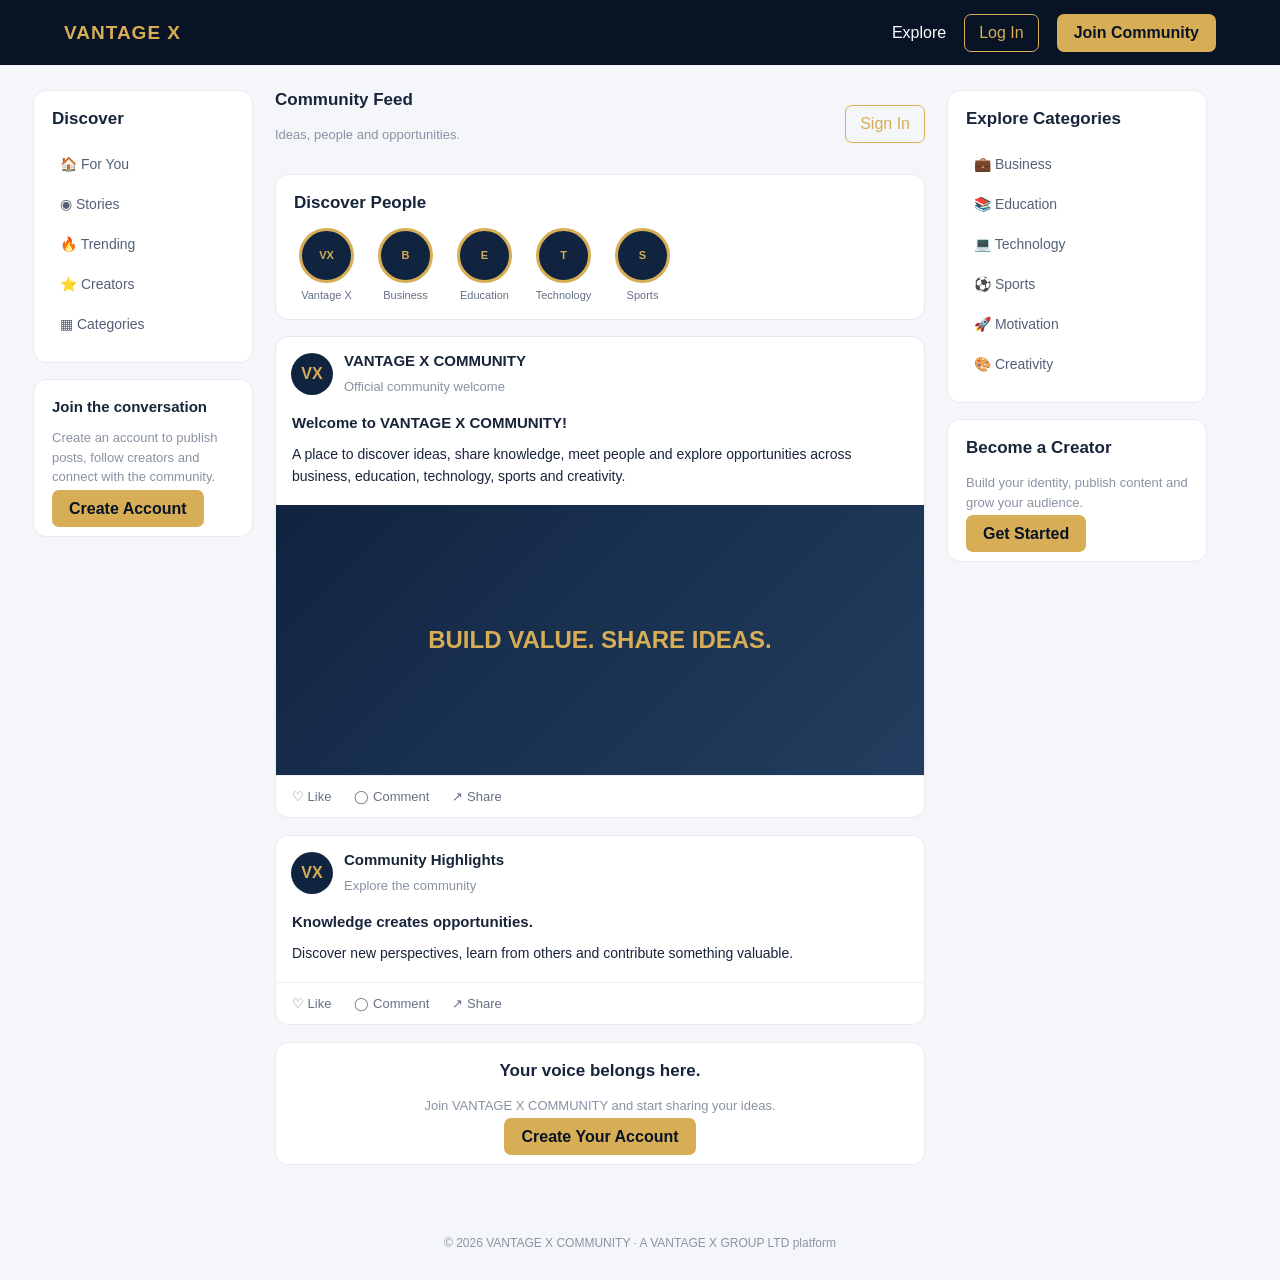
<file: index.html>
<!DOCTYPE html>
<html lang="en">
<head>
<meta charset="UTF-8">
<meta name="viewport" content="width=device-width, initial-scale=1">
<meta name="theme-color" content="#081426">
<title>VANTAGE X COMMUNITY</title>

<style>
*{box-sizing:border-box}
body{margin:0;background:#f4f6fa;color:#17243a;font-family:Arial,sans-serif}
header{height:65px;background:#081426;color:white;display:flex;align-items:center;justify-content:space-between;padding:0 5%;position:sticky;top:0;z-index:10}
.brand{font-weight:900;letter-spacing:1px;color:#d7ad55;font-size:19px}
nav{display:flex;gap:18px;align-items:center}
a{text-decoration:none;color:inherit}
.btn{padding:10px 17px;border-radius:7px;background:#d7ad55;color:#081426;font-weight:bold}
.secondary{border:1px solid #d7ad55;padding:9px 14px;border-radius:7px;color:#d7ad55}
.layout{max-width:1250px;margin:25px auto;padding:0 18px;display:grid;grid-template-columns:220px minmax(0,650px) 260px;gap:22px}
.panel{background:white;border:1px solid #e7eaf0;border-radius:13px;padding:18px;margin-bottom:16px}
.side-link{display:block;padding:12px 8px;color:#526078;border-radius:7px;font-size:14px}
.side-link:hover{background:#f1f3f7}
h2{font-size:17px;margin:0 0 15px}
h3{font-size:15px;margin:0 0 8px}
.muted{color:#8993a3;font-size:13px;line-height:1.5}
.feed-title{display:flex;justify-content:space-between;align-items:center;margin-bottom:16px}
.post{background:white;border:1px solid #e7eaf0;border-radius:13px;margin-bottom:17px;overflow:hidden}
.post-head{display:flex;align-items:center;gap:11px;padding:15px}
.avatar{width:42px;height:42px;border-radius:50%;background:#102440;color:#d7ad55;display:grid;place-items:center;font-weight:bold}
.post-body{padding:0 16px 17px;line-height:1.6;font-size:14px}
.post-image{width:100%;height:270px;background:linear-gradient(135deg,#102440,#233e60);display:grid;place-items:center;color:#d7ad55;font-size:24px;font-weight:bold}
.actions{display:flex;gap:23px;padding:13px 16px;border-top:1px solid #edf0f4;color:#667085;font-size:13px}
.actions span{cursor:pointer}
.story-row{display:flex;gap:14px;overflow-x:auto}
.story{text-align:center;min-width:65px;font-size:11px;color:#657084}
.story .avatar{width:55px;height:55px;margin:0 auto 6px;border:3px solid #d7ad55}
footer{text-align:center;padding:30px;color:#8a94a4;font-size:12px}
@media(max-width:950px){.layout{grid-template-columns:190px minmax(0,1fr)}.right{display:none}}
@media(max-width:650px){
header{padding:0 14px}
nav{gap:9px}
nav .secondary{display:none}
.layout{display:block;margin:15px auto;padding:0 10px}
.left{display:none}
.post-image{height:220px}
}
</style>
</head>

<body>

<header>
  <a class="brand" href="index.html">VANTAGE X</a>
  <nav>
    <a href="#feed">Explore</a>
    <a class="secondary" href="login.html">Log In</a>
    <a class="btn" href="signup.html">Join Community</a>
  </nav>
</header>

<div class="layout">

<aside class="left">
  <div class="panel">
    <h2>Discover</h2>
    <a class="side-link" href="#feed">🏠 For You</a>
    <a class="side-link" href="#stories">◉ Stories</a>
    <a class="side-link" href="#trending">🔥 Trending</a>
    <a class="side-link" href="#creators">⭐ Creators</a>
    <a class="side-link" href="#categories">▦ Categories</a>
  </div>

  <div class="panel">
    <h3>Join the conversation</h3>
    <p class="muted">Create an account to publish posts, follow creators and connect with the community.</p>
    <a class="btn" href="signup.html">Create Account</a>
  </div>
</aside>

<main id="feed">

  <div class="feed-title">
    <div>
      <h2>Community Feed</h2>
      <p class="muted">Ideas, people and opportunities.</p>
    </div>
    <a class="secondary" href="login.html">Sign In</a>
  </div>

  <section class="panel" id="stories">
    <h2>Discover People</h2>
    <div class="story-row">
      <div class="story"><div class="avatar">VX</div>Vantage X</div>
      <div class="story"><div class="avatar">B</div>Business</div>
      <div class="story"><div class="avatar">E</div>Education</div>
      <div class="story"><div class="avatar">T</div>Technology</div>
      <div class="story"><div class="avatar">S</div>Sports</div>
    </div>
  </section>

  <div id="postsContainer">

    <article class="post">
      <div class="post-head">
        <div class="avatar">VX</div>
        <div>
          <h3>VANTAGE X COMMUNITY</h3>
          <span class="muted">Official community welcome</span>
        </div>
      </div>
      <div class="post-body">
        <h3>Welcome to VANTAGE X COMMUNITY!</h3>
        A place to discover ideas, share knowledge, meet people and explore opportunities across business, education, technology, sports and creativity.
      </div>
      <div class="post-image">BUILD VALUE. SHARE IDEAS.</div>
      <div class="actions">
        <span>♡ Like</span>
        <span>◯ Comment</span>
        <span>↗ Share</span>
      </div>
    </article>

    <article class="post" id="trending">
      <div class="post-head">
        <div class="avatar">VX</div>
        <div>
          <h3>Community Highlights</h3>
          <span class="muted">Explore the community</span>
        </div>
      </div>
      <div class="post-body">
        <h3>Knowledge creates opportunities.</h3>
        Discover new perspectives, learn from others and contribute something valuable.
      </div>
      <div class="actions">
        <span>♡ Like</span>
        <span>◯ Comment</span>
        <span>↗ Share</span>
      </div>
    </article>

  </div>

  <div class="panel" style="text-align:center">
    <h2>Your voice belongs here.</h2>
    <p class="muted">Join VANTAGE X COMMUNITY and start sharing your ideas.</p>
    <a class="btn" href="signup.html">Create Your Account</a>
  </div>

</main>

<aside class="right">

  <div class="panel" id="categories">
    <h2>Explore Categories</h2>
    <a class="side-link" href="#feed">💼 Business</a>
    <a class="side-link" href="#feed">📚 Education</a>
    <a class="side-link" href="#feed">💻 Technology</a>
    <a class="side-link" href="#feed">⚽ Sports</a>
    <a class="side-link" href="#feed">🚀 Motivation</a>
    <a class="side-link" href="#feed">🎨 Creativity</a>
  </div>

  <div class="panel" id="creators">
    <h2>Become a Creator</h2>
    <p class="muted">Build your identity, publish content and grow your audience.</p>
    <a class="btn" href="signup.html">Get Started</a>
  </div>

</aside>

</div>

<footer>
  © 2026 VANTAGE X COMMUNITY · A VANTAGE X GROUP LTD platform
</footer>

</body>
</html>
</file>
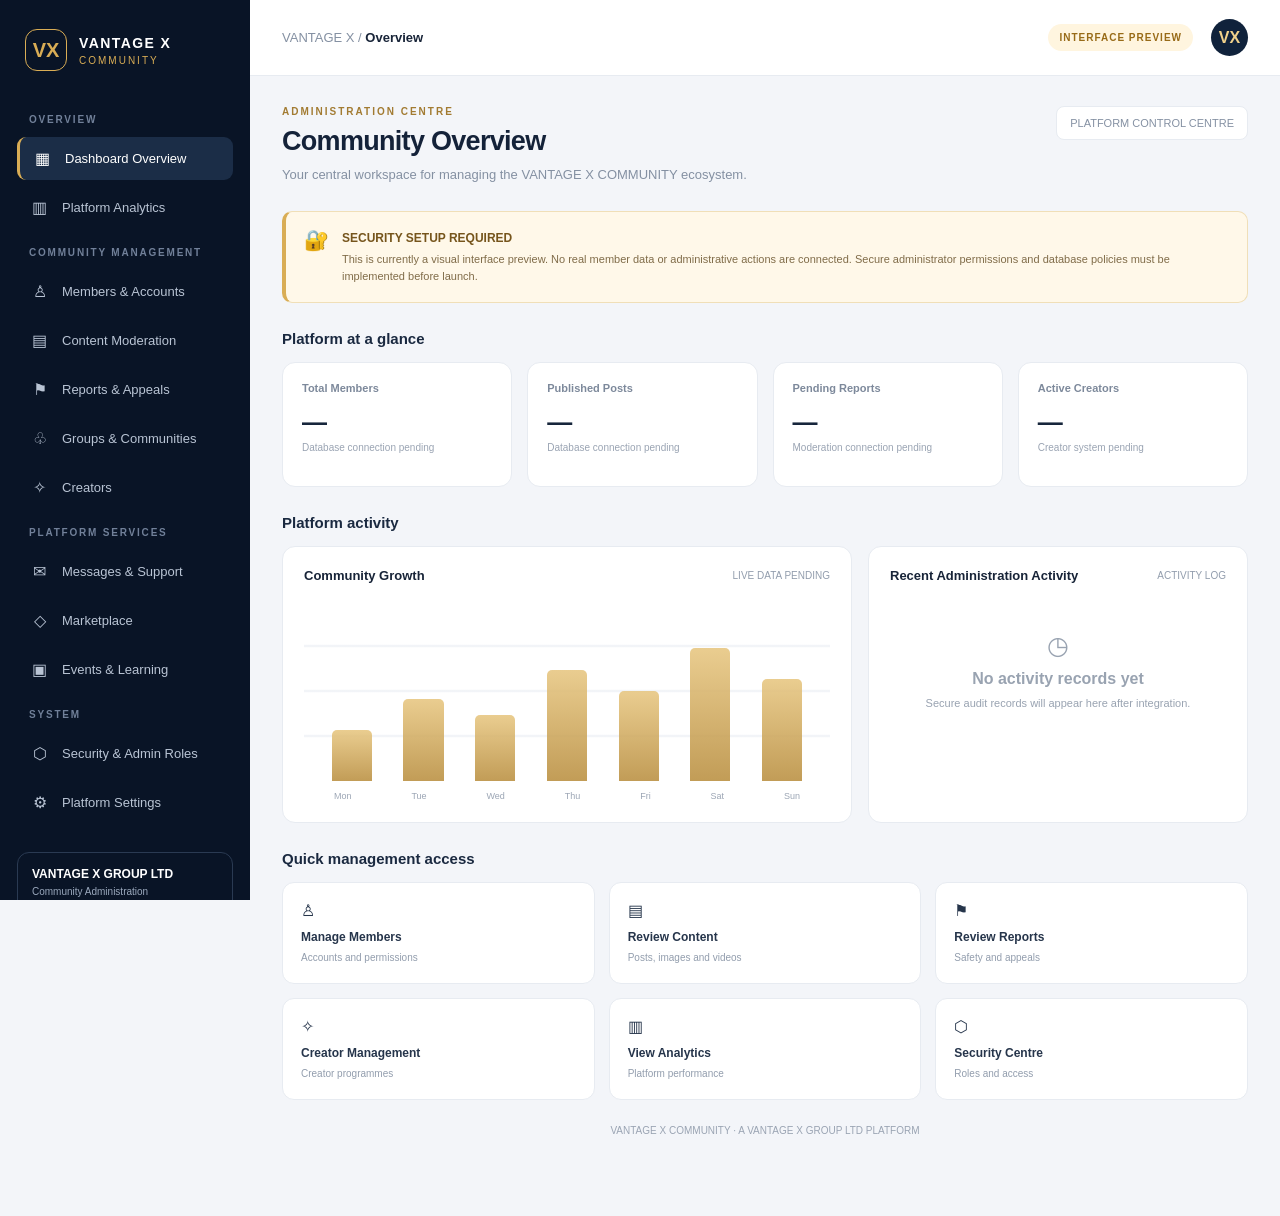
<file: dashboard.html>
<!DOCTYPE html>
<html lang="en">
<head>
<meta charset="UTF-8">
<meta name="viewport" content="width=device-width, initial-scale=1.0">
<meta name="theme-color" content="#091426">
<title>VANTAGE X COMMUNITY | Admin Centre</title>
<style>

:root {
  --navy:#091426;
  --navy2:#10223b;
  --gold:#d9ad55;
  --gold2:#f0d18b;
  --white:#ffffff;
  --muted:#8d9bb0;
  --bg:#f3f5f9;
  --line:#e7ebf1;
}
*{box-sizing:border-box;margin:0;padding:0}
body{
  font-family:Inter,-apple-system,BlinkMacSystemFont,"Segoe UI",sans-serif;
  background:var(--bg);color:#182438;min-height:100vh
}
button{font:inherit;cursor:pointer}
.layout{display:flex;min-height:100vh}
.sidebar{
  width:250px;background:var(--navy);color:white;
  padding:25px 17px;display:flex;flex-direction:column;
  position:fixed;inset:0 auto 0 0;z-index:10;
  overflow-y:auto
}
.brand{display:flex;align-items:center;gap:12px;padding:4px 8px 28px}
.brand-mark{
  width:42px;height:42px;border:1px solid var(--gold);
  color:var(--gold);display:grid;place-items:center;
  font-size:20px;font-weight:900;border-radius:12px
}
.brand-name{font-weight:800;letter-spacing:1.4px;font-size:14px}
.brand-sub{font-size:10px;color:var(--gold);letter-spacing:2px;margin-top:4px}
.nav-label{font-size:10px;color:#718099;letter-spacing:1.8px;padding:15px 12px 9px;font-weight:700}
.nav-btn{
  border:0;background:transparent;color:#b9c4d4;
  width:100%;display:flex;align-items:center;gap:12px;
  padding:12px;border-radius:9px;text-align:left;
  margin:3px 0;font-size:13px;transition:.2s
}
.nav-btn:hover,.nav-btn.active{background:#1b2d47;color:white}
.nav-btn.active{border-left:3px solid var(--gold)}
.nav-icon{width:21px;text-align:center;font-size:16px}
.sidebar-bottom{margin-top:auto;padding-top:25px}
.admin-tag{border:1px solid #2a3a52;border-radius:12px;padding:14px}
.admin-tag strong{display:block;font-size:12px}
.admin-tag span{font-size:10px;color:#9ba9bd;display:block;margin-top:5px}
.main{margin-left:250px;width:calc(100% - 250px);min-width:0}
.topbar{
  height:76px;background:white;border-bottom:1px solid var(--line);
  display:flex;align-items:center;justify-content:space-between;
  padding:0 32px;position:sticky;top:0;z-index:5
}
.top-left{display:flex;align-items:center;gap:14px}
.menu-toggle{display:none;border:0;background:none;font-size:22px}
.breadcrumb{font-size:13px;color:#8490a2}
.breadcrumb strong{color:#182438}
.top-right{display:flex;align-items:center;gap:18px}
.preview-pill{
  font-size:10px;letter-spacing:1px;font-weight:800;
  background:#fff5df;color:#986b18;padding:8px 11px;border-radius:20px
}
.avatar{
  width:37px;height:37px;border-radius:50%;background:var(--navy2);
  color:var(--gold2);display:grid;place-items:center;font-weight:800
}
.content{padding:30px 32px 55px;max-width:1500px;margin:auto}
.page-heading{display:flex;justify-content:space-between;align-items:flex-start;gap:15px;margin-bottom:25px}
.eyebrow{font-size:10px;letter-spacing:2px;color:#a27b32;font-weight:800;margin-bottom:9px}
h1{font-size:27px;letter-spacing:-.7px;color:#142239}
.subtitle{font-size:13px;color:#8490a2;margin-top:8px;line-height:1.6}
.date-label{font-size:11px;color:#8591a3;background:white;border:1px solid var(--line);padding:10px 13px;border-radius:8px}
.security-notice{
  background:#fff8e9;border:1px solid #f0dfb8;border-left:4px solid var(--gold);
  border-radius:10px;padding:16px 18px;margin-bottom:24px;
  display:flex;gap:13px;align-items:flex-start
}
.notice-icon{font-size:20px}
.security-notice strong{font-size:12px;color:#76551c}
.security-notice p{font-size:11px;color:#806c49;line-height:1.6;margin-top:5px}
.section-title{font-size:15px;font-weight:800;margin:27px 0 15px;color:#1a2940}
.stats-grid{display:grid;grid-template-columns:repeat(4,minmax(0,1fr));gap:15px}
.stat-card{
  background:white;border:1px solid var(--line);border-radius:13px;
  padding:19px;min-height:125px
}
.stat-top{display:flex;justify-content:space-between;align-items:center}
.stat-label{font-size:11px;color:#7d899b;font-weight:600}
.stat-icon{width:34px;height:34px;border-radius:10px;background:#f3f5f9;display:grid;place-items:center}
.stat-value{font-size:25px;font-weight:800;color:#17263c;margin-top:14px}
.stat-foot{font-size:10px;color:#9aa4b3;margin-top:5px}
.columns{display:grid;grid-template-columns:1.5fr 1fr;gap:16px}
.panel{background:white;border:1px solid var(--line);border-radius:13px;padding:21px}
.panel-heading{display:flex;justify-content:space-between;align-items:center;margin-bottom:18px}
.panel-heading strong{font-size:13px}
.panel-heading span{font-size:10px;color:#929dad}
.chart-placeholder{
  height:180px;border-radius:8px;
  background:linear-gradient(to bottom,transparent 24%,#edf0f5 25%,transparent 26%,transparent 49%,#edf0f5 50%,transparent 51%,transparent 74%,#edf0f5 75%,transparent 76%);
  display:flex;align-items:flex-end;justify-content:space-around;padding:10px 12px 0
}
.chart-bar{width:8%;border-radius:5px 5px 0 0;background:linear-gradient(180deg,#e6c47c,#b78b39);opacity:.85}
.chart-caption{display:flex;justify-content:space-around;margin-top:10px;color:#9ba5b4;font-size:9px}
.activity-empty{text-align:center;padding:30px 10px;color:#99a3b1}
.activity-empty .big{font-size:25px;margin-bottom:10px}
.activity-empty p{font-size:11px;line-height:1.6;margin-top:7px}
.quick-grid{display:grid;grid-template-columns:repeat(3,minmax(0,1fr));gap:14px}
.quick-card{
  border:1px solid var(--line);border-radius:12px;background:white;
  padding:18px;text-align:left;color:#26354b;transition:.2s
}
.quick-card:hover{border-color:#d4b36e;transform:translateY(-2px)}
.quick-card strong{font-size:12px;display:block;margin-top:10px}
.quick-card p{font-size:10px;color:#929dad;line-height:1.5;margin-top:6px}
.workspace{
  background:white;border:1px solid var(--line);border-radius:13px;
  padding:25px;min-height:220px;margin-top:22px
}
.workspace h2{font-size:17px;margin-bottom:8px}
.workspace p{font-size:12px;color:#8490a2;line-height:1.7;max-width:650px}
.workspace .coming{
  display:inline-block;margin-top:16px;background:#f5f1e8;
  color:#98742e;padding:7px 10px;border-radius:20px;font-size:10px;font-weight:700
}
.page-section{display:none}
.page-section.active{display:block}
.footer{padding:25px 0;color:#9aa4b3;font-size:10px;text-align:center}
.mobile-overlay{display:none}
@media(max-width:1050px){
  .stats-grid{grid-template-columns:repeat(2,minmax(0,1fr))}
  .columns{grid-template-columns:1fr}
}
@media(max-width:700px){
  .sidebar{transform:translateX(-100%);transition:.25s}
  .sidebar.open{transform:translateX(0)}
  .mobile-overlay.show{display:block;position:fixed;inset:0;background:#0008;z-index:8}
  .main{margin-left:0;width:100%}
  .topbar{height:65px;padding:0 16px}
  .menu-toggle{display:block}
  .content{padding:23px 15px 40px}
  .page-heading{flex-direction:column}
  h1{font-size:23px}
  .quick-grid{grid-template-columns:repeat(2,minmax(0,1fr))}
  .preview-pill{font-size:9px}
}
@media(max-width:380px){
  .stats-grid{grid-template-columns:1fr 1fr;gap:9px}
  .stat-card{padding:13px}
  .stat-value{font-size:21px}
                }
  
</style>
</head>
<body>

<div class="mobile-overlay" id="overlay" onclick="toggleMenu()"></div>

<div class="layout">
<aside class="sidebar" id="sidebar">
  <div class="brand">
    <div class="brand-mark">VX</div>
    <div>
      <div class="brand-name">VANTAGE X</div>
      <div class="brand-sub">COMMUNITY</div>
    </div>
  </div>

  <div class="nav-label">OVERVIEW</div>
  <button class="nav-btn active" data-page="overview"><span class="nav-icon">▦</span>Dashboard Overview</button>
  <button class="nav-btn" data-page="analytics"><span class="nav-icon">▥</span>Platform Analytics</button>

  <div class="nav-label">COMMUNITY MANAGEMENT</div>
  <button class="nav-btn" data-page="members"><span class="nav-icon">♙</span>Members & Accounts</button>
  <button class="nav-btn" data-page="content"><span class="nav-icon">▤</span>Content Moderation</button>
  <button class="nav-btn" data-page="reports"><span class="nav-icon">⚑</span>Reports & Appeals</button>
  <button class="nav-btn" data-page="groups"><span class="nav-icon">♧</span>Groups & Communities</button>
  <button class="nav-btn" data-page="creators"><span class="nav-icon">✧</span>Creators</button>

  <div class="nav-label">PLATFORM SERVICES</div>
  <button class="nav-btn" data-page="messages"><span class="nav-icon">✉</span>Messages & Support</button>
  <button class="nav-btn" data-page="marketplace"><span class="nav-icon">◇</span>Marketplace</button>
  <button class="nav-btn" data-page="events"><span class="nav-icon">▣</span>Events & Learning</button>

  <div class="nav-label">SYSTEM</div>
  <button class="nav-btn" data-page="security"><span class="nav-icon">⬡</span>Security & Admin Roles</button>
  <button class="nav-btn" data-page="settings"><span class="nav-icon">⚙</span>Platform Settings</button>

  <div class="sidebar-bottom">
    <div class="admin-tag">
      <strong>VANTAGE X GROUP LTD</strong>
      <span>Community Administration</span>
    </div>
  </div>
</aside>

<main class="main">
<header class="topbar">
  <div class="top-left">
    <button class="menu-toggle" onclick="toggleMenu()">☰</button>
    <div class="breadcrumb">VANTAGE X / <strong id="crumb">Overview</strong></div>
  </div>
  <div class="top-right">
    <span class="preview-pill">INTERFACE PREVIEW</span>
    <div class="avatar">VX</div>
  </div>
</header>

<div class="content">

<section class="page-section active" id="overview">
  <div class="page-heading">
    <div>
      <div class="eyebrow">ADMINISTRATION CENTRE</div>
      <h1>Community Overview</h1>
      <p class="subtitle">Your central workspace for managing the VANTAGE X COMMUNITY ecosystem.</p>
    </div>
    <div class="date-label">PLATFORM CONTROL CENTRE</div>
  </div>

  <div class="security-notice">
    <div class="notice-icon">🔐</div>
    <div>
      <strong>SECURITY SETUP REQUIRED</strong>
      <p>This is currently a visual interface preview. No real member data or administrative actions are connected. Secure administrator permissions and database policies must be implemented before launch.</p>
    </div>
  </div>

  <div class="section-title">Platform at a glance</div>
  <div class="stats-grid">
    <div class="stat-card"><div class="stat-label">Total Members</div><div class="stat-value">—</div><div class="stat-foot">Database connection pending</div></div>
    <div class="stat-card"><div class="stat-label">Published Posts</div><div class="stat-value">—</div><div class="stat-foot">Database connection pending</div></div>
    <div class="stat-card"><div class="stat-label">Pending Reports</div><div class="stat-value">—</div><div class="stat-foot">Moderation connection pending</div></div>
    <div class="stat-card"><div class="stat-label">Active Creators</div><div class="stat-value">—</div><div class="stat-foot">Creator system pending</div></div>
  </div>

  <div class="section-title">Platform activity</div>
  <div class="columns">
    <div class="panel">
      <div class="panel-heading"><strong>Community Growth</strong><span>LIVE DATA PENDING</span></div>
      <div class="chart-placeholder">
        <div class="chart-bar" style="height:30%"></div>
        <div class="chart-bar" style="height:48%"></div>
        <div class="chart-bar" style="height:39%"></div>
        <div class="chart-bar" style="height:65%"></div>
        <div class="chart-bar" style="height:53%"></div>
        <div class="chart-bar" style="height:78%"></div>
        <div class="chart-bar" style="height:60%"></div>
      </div>
      <div class="chart-caption"><span>Mon</span><span>Tue</span><span>Wed</span><span>Thu</span><span>Fri</span><span>Sat</span><span>Sun</span></div>
    </div>
    <div class="panel">
      <div class="panel-heading"><strong>Recent Administration Activity</strong><span>ACTIVITY LOG</span></div>
      <div class="activity-empty"><div class="big">◷</div><strong>No activity records yet</strong><p>Secure audit records will appear here after integration.</p></div>
    </div>
  </div>

  <div class="section-title">Quick management access</div>
  <div class="quick-grid">
    <button class="quick-card" onclick="showPage('members')">♙<strong>Manage Members</strong><p>Accounts and permissions</p></button>
    <button class="quick-card" onclick="showPage('content')">▤<strong>Review Content</strong><p>Posts, images and videos</p></button>
    <button class="quick-card" onclick="showPage('reports')">⚑<strong>Review Reports</strong><p>Safety and appeals</p></button>
    <button class="quick-card" onclick="showPage('creators')">✧<strong>Creator Management</strong><p>Creator programmes</p></button>
    <button class="quick-card" onclick="showPage('analytics')">▥<strong>View Analytics</strong><p>Platform performance</p></button>
    <button class="quick-card" onclick="showPage('security')">⬡<strong>Security Centre</strong><p>Roles and access</p></button>
  </div>
</section>

<section class="page-section" id="analytics"><h1>Platform Analytics</h1><p class="subtitle">Growth, engagement, content performance and retention.</p><div class="workspace"><h2>Analytics infrastructure</h2><p>Registration, active users, posts, video views and engagement data will be connected here.</p><span class="coming">INTEGRATION PENDING</span></div></section>

<section class="page-section" id="members"><h1>Members & Accounts</h1><p class="subtitle">Manage member profiles, account status and permissions.</p><div class="workspace"><h2>Member management</h2><p>Secure member search, verification, warnings, suspensions, bans and appeals will be implemented here.</p><span class="coming">INTEGRATION PENDING</span></div></section>

<section class="page-section" id="content"><h1>Content Moderation</h1><p class="subtitle">Review posts, comments, stories, photos, reels and videos.</p><div class="workspace"><h2>Content review workspace</h2><p>Reported-content queues, moderation decisions, removals and appeals will be implemented here.</p><span class="coming">INTEGRATION PENDING</span></div></section>

<section class="page-section" id="reports"><h1>Reports & Appeals</h1><p class="subtitle">Protect members and maintain a constructive community.</p><div class="workspace"><h2>Reports management</h2><p>Review harassment, impersonation, spam, scams and other policy violations.</p><span class="coming">INTEGRATION PENDING</span></div></section>

<section class="page-section" id="groups"><h1>Groups & Communities</h1><p class="subtitle">Manage interest-based communities and discussions.</p><div class="workspace"><h2>Group administration</h2><p>Group ownership, membership, guidelines and moderation will be implemented here.</p><span class="coming">INTEGRATION PENDING</span></div></section>

<section class="page-section" id="creators"><h1>Creator Management</h1><p class="subtitle">Support creators, publishers and educators.</p><div class="workspace"><h2>Creator programme</h2><p>Verification, performance insights, eligibility and monetization tools will be implemented here.</p><span class="coming">INTEGRATION PENDING</span></div></section>

<section class="page-section" id="messages"><h1>Messages & Support</h1><p class="subtitle">Manage support requests and platform communications.</p><div class="workspace"><h2>Support centre</h2><p>Support tickets, enquiries and response history will be implemented here.</p><span class="coming">INTEGRATION PENDING</span></div></section>

<section class="page-section" id="marketplace"><h1>Marketplace</h1><p class="subtitle">Manage business listings and opportunities.</p><div class="workspace"><h2>Marketplace administration</h2><p>Listing review, business profiles and fraud reporting will be implemented here.</p><span class="coming">INTEGRATION PENDING</span></div></section>

<section class="page-section" id="events"><h1>Events & Learning</h1><p class="subtitle">Manage educational opportunities and community programmes.</p><div class="workspace"><h2>Events and learning centre</h2><p>Event approvals, webinars, registrations and learning resources will be implemented here.</p><span class="coming">INTEGRATION PENDING</span></div></section>

<section class="page-section" id="security"><h1>Security & Admin Roles</h1><p class="subtitle">Protect administrative access and sensitive operations.</p><div class="workspace"><h2>Administrator security</h2><p>Server-verified roles, least-privilege permissions, audit logs and account protection will be implemented here.</p><span class="coming">SECURITY IMPLEMENTATION REQUIRED</span></div></section>

<section class="page-section" id="settings"><h1>Platform Settings</h1><p class="subtitle">Configure the policies and services powering the community.</p><div class="workspace"><h2>Platform configuration</h2><p>Privacy, notifications, community rules, feature management and announcements will be implemented here.</p><span class="coming">INTEGRATION PENDING</span></div></section>

<div class="footer">VANTAGE X COMMUNITY · A VANTAGE X GROUP LTD PLATFORM</div>
</div>
</main>
    </div>
 
<script>
function showPage(pageId) {
  const pages = document.querySelectorAll(".page-section");
  const buttons = document.querySelectorAll(".nav-btn");

  pages.forEach(page => {
    page.classList.toggle("active", page.id === pageId);
  });

  buttons.forEach(button => {
    button.classList.toggle("active", button.dataset.page === pageId);
  });

  const activeButton = document.querySelector(
    '.nav-btn[data-page="' + pageId + '"]'
  );

  document.getElementById("crumb").textContent =
    activeButton ? activeButton.textContent.trim() : "Overview";

  document.getElementById("sidebar").classList.remove("open");
  document.getElementById("overlay").classList.remove("show");

  window.scrollTo({ top: 0, behavior: "smooth" });
}

document.querySelectorAll(".nav-btn").forEach(button => {
  button.addEventListener("click", () => {
    showPage(button.dataset.page);
  });
});

function toggleMenu() {
  document.getElementById("sidebar").classList.toggle("open");
  document.getElementById("overlay").classList.toggle("show");
}
</script>

</body>
</html>
</file>
